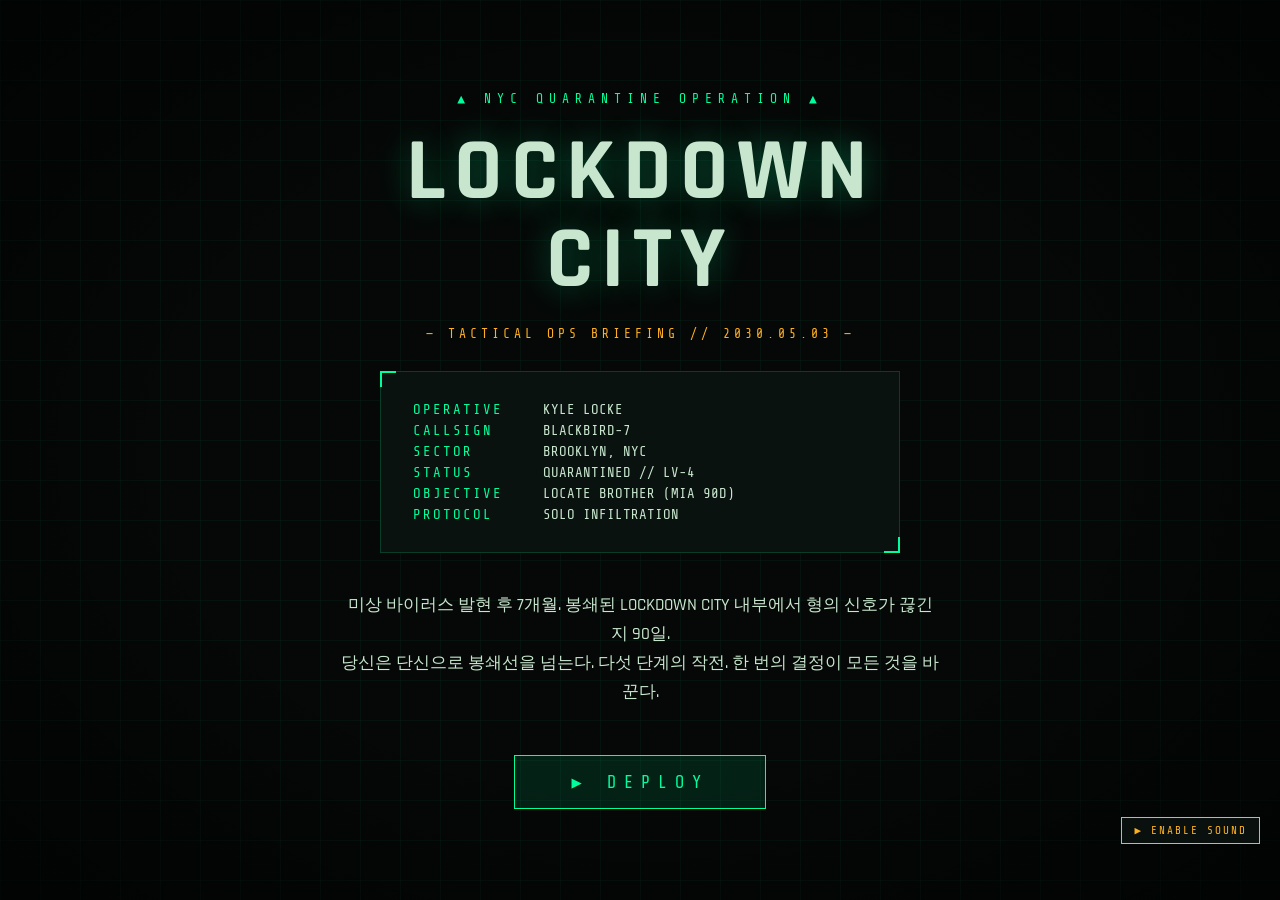
<file: index.html>
<!DOCTYPE html>
<html lang="ko">
<head>
  <meta charset="UTF-8" />
  <title>LOCKDOWN CITY // OPS-HUD</title>
  <link rel="preconnect" href="https://fonts.googleapis.com" />
  <link href="https://fonts.googleapis.com/css2?family=Share+Tech+Mono&display=swap" rel="stylesheet" />
  <style>
    html, body {
      margin: 0; padding: 0; height: 100%;
      background: #050807; overflow: hidden;
    }
    #app {
      display: block; border: 0;
      width: 100vw; height: 100vh;
      background: #050807;
    }
  </style>
</head>
<body>
  <iframe id="app" name="app" src="start.html" allow="autoplay"></iframe>
  <script src="ambient.js"></script>
</body>
</html>
</file>
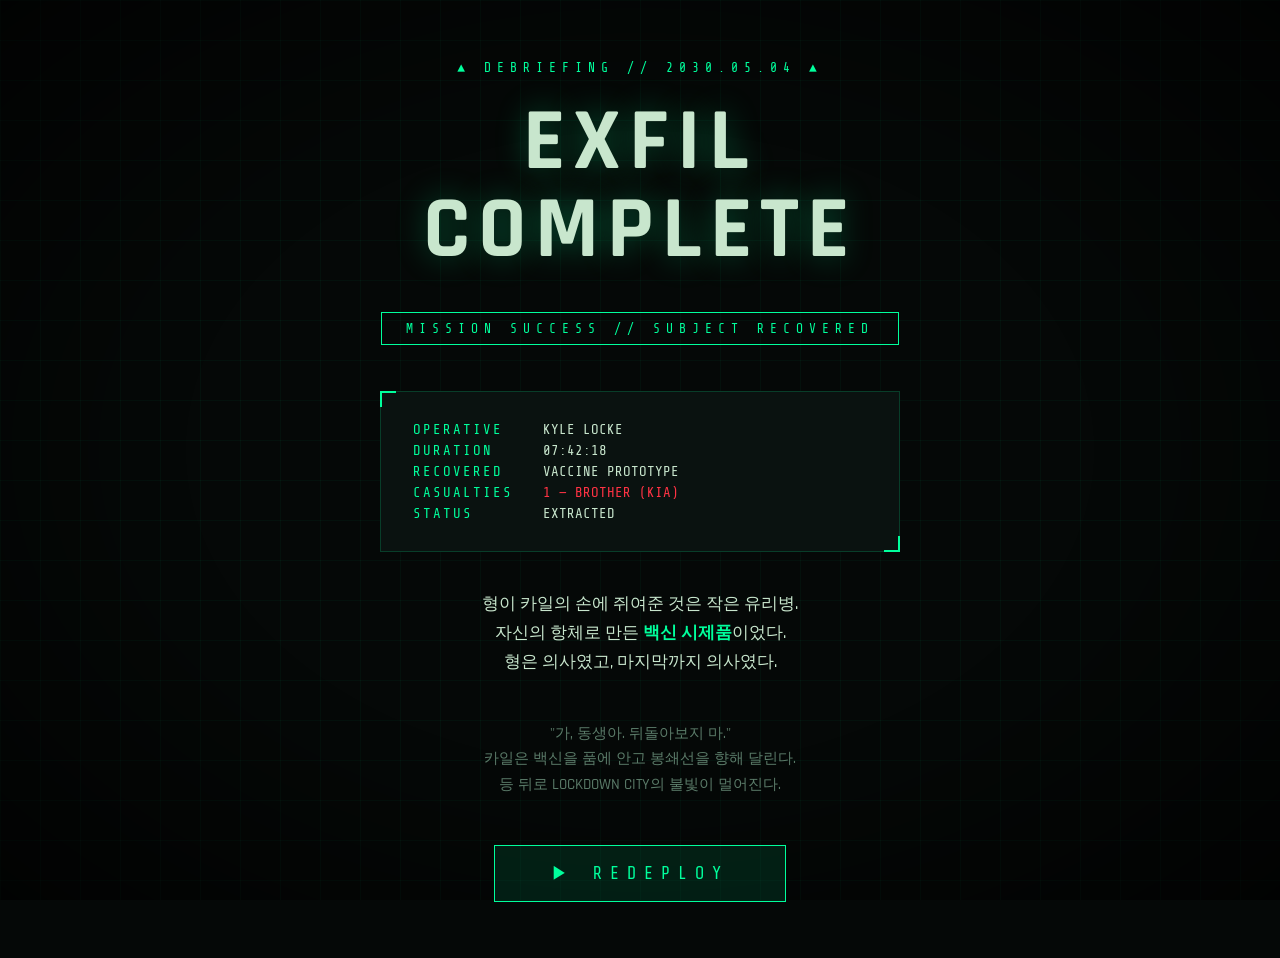
<file: end.html>
<!DOCTYPE html>
<html lang="ko">
<head>
  <meta charset="UTF-8" />
  <title>END // LOCKDOWN CITY</title>
  <link rel="stylesheet" href="style.css" />
</head>
<body>
  <div class="screen">
    <div class="brand">▲ DEBRIEFING // 2030.05.04 ▲</div>
    <h1 class="title-big">EXFIL<br/>COMPLETE</h1>
    <div class="stamp">MISSION SUCCESS // SUBJECT RECOVERED</div>

    <div class="briefing">
      <div class="row"><span class="k">OPERATIVE</span><span class="v">KYLE LOCKE</span></div>
      <div class="row"><span class="k">DURATION</span><span class="v">07:42:18</span></div>
      <div class="row"><span class="k">RECOVERED</span><span class="v">VACCINE PROTOTYPE</span></div>
      <div class="row"><span class="k">CASUALTIES</span><span class="v" style="color: var(--crit);">1 — BROTHER (KIA)</span></div>
      <div class="row"><span class="k">STATUS</span><span class="v">EXTRACTED</span></div>
    </div>

    <p style="margin-top: 24px;">
      형이 카일의 손에 쥐여준 것은 작은 유리병.<br/>
      자신의 항체로 만든 <strong style="color: var(--hud);">백신 시제품</strong>이었다.<br/>
      형은 의사였고, 마지막까지 의사였다.
    </p>
    <p style="font-size: 15px; color: var(--text-dim); margin-top: 24px;">
      "가, 동생아. 뒤돌아보지 마."<br/>
      카일은 백신을 품에 안고 봉쇄선을 향해 달린다.<br/>
      등 뒤로 LOCKDOWN CITY의 불빛이 멀어진다.
    </p>

    <a href="start.html" class="start-btn">▶ REDEPLOY</a>
  </div>
  <script src="child-bridge.js"></script>
</body>
</html>
</file>
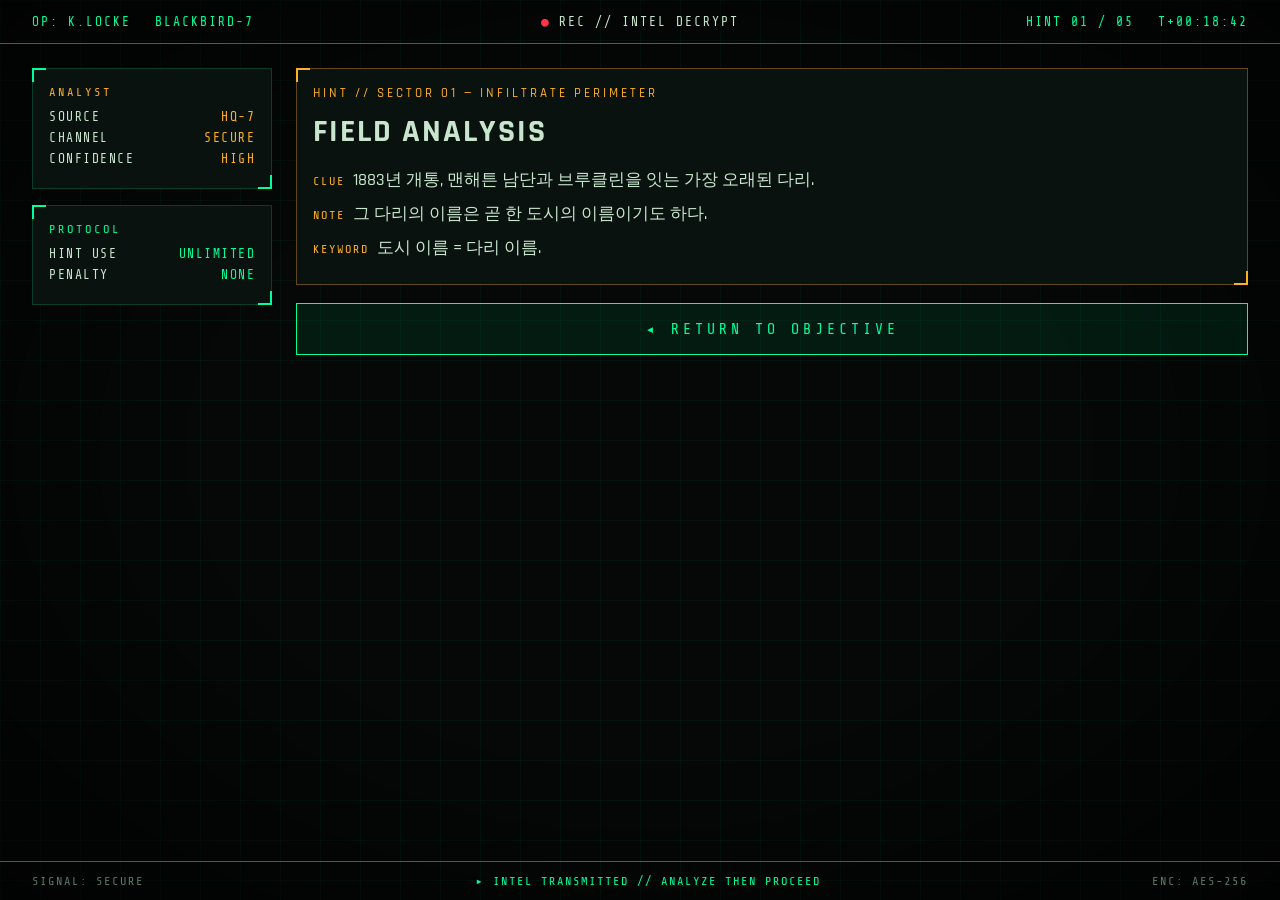
<file: hint1.html>
<!DOCTYPE html>
<html lang="ko">
<head>
  <meta charset="UTF-8" />
  <title>HINT 01 // LOCKDOWN CITY</title>
  <link rel="stylesheet" href="style.css" />
</head>
<body>
  <div class="hud">
    <div class="hud-top">
      <div class="left">
        <span>OP: K.LOCKE</span>
        <span>BLACKBIRD-7</span>
      </div>
      <div class="center recording">REC // INTEL DECRYPT</div>
      <div class="right">
        <span>HINT 01 / 05</span>
        <span>T+00:18:42</span>
      </div>
    </div>

    <div class="hud-body">
      <aside class="sidebar">
        <div class="panel">
          <div class="panel-title" style="color: var(--warn);">ANALYST</div>
          <div class="vital"><span>SOURCE</span><span class="v" style="color: var(--warn);">HQ-7</span></div>
          <div class="vital"><span>CHANNEL</span><span class="v" style="color: var(--warn);">SECURE</span></div>
          <div class="vital"><span>CONFIDENCE</span><span class="v" style="color: var(--warn);">HIGH</span></div>
        </div>
        <div class="panel">
          <div class="panel-title">PROTOCOL</div>
          <div class="vital"><span>HINT USE</span><span class="v">UNLIMITED</span></div>
          <div class="vital"><span>PENALTY</span><span class="v">NONE</span></div>
        </div>
      </aside>

      <main class="main">
        <div class="panel objective panel-hint">
          <div class="panel-title">HINT // SECTOR 01 — INFILTRATE PERIMETER</div>
          <h1>FIELD ANALYSIS</h1>
          <div class="intel">
            <p><span class="label warn">CLUE</span>1883년 개통, 맨해튼 남단과 브루클린을 잇는 가장 오래된 다리.</p>
            <p><span class="label warn">NOTE</span>그 다리의 이름은 곧 한 도시의 이름이기도 하다.</p>
            <p><span class="label warn">KEYWORD</span>도시 이름 = 다리 이름.</p>
          </div>
        </div>

        <div class="actions">
          <a href="q1.html" class="btn-back">◂ RETURN TO OBJECTIVE</a>
        </div>
      </main>
    </div>

    <div class="hud-bottom">
      <span>SIGNAL: SECURE</span>
      <span class="comms">▸ INTEL TRANSMITTED // ANALYZE THEN PROCEED</span>
      <span>ENC: AES-256</span>
    </div>
  </div>
  <script src="child-bridge.js"></script>
</body>
</html>
</file>
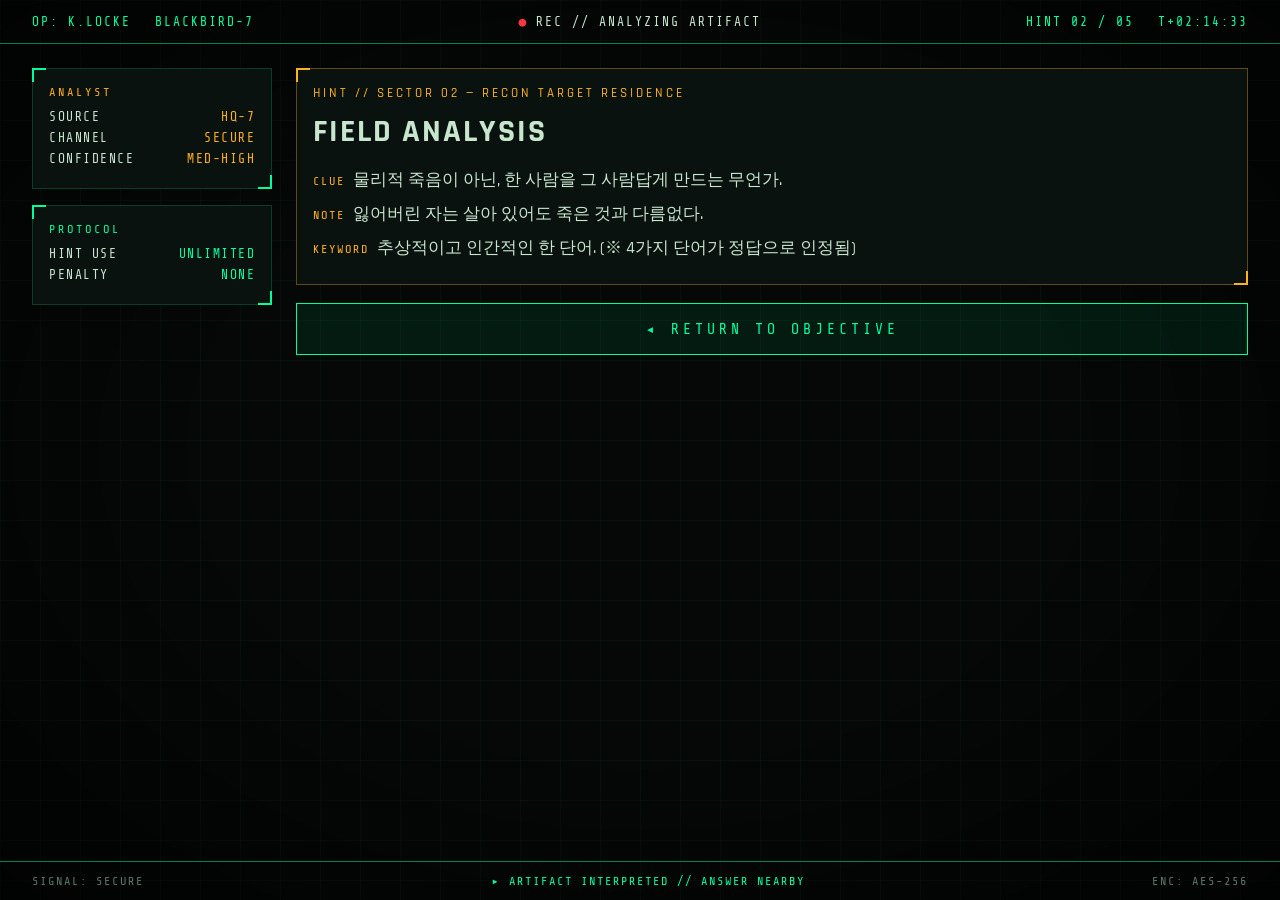
<file: hint2.html>
<!DOCTYPE html>
<html lang="ko">
<head>
  <meta charset="UTF-8" />
  <title>HINT 02 // LOCKDOWN CITY</title>
  <link rel="stylesheet" href="style.css" />
</head>
<body>
  <div class="hud">
    <div class="hud-top">
      <div class="left">
        <span>OP: K.LOCKE</span>
        <span>BLACKBIRD-7</span>
      </div>
      <div class="center recording">REC // ANALYZING ARTIFACT</div>
      <div class="right">
        <span>HINT 02 / 05</span>
        <span>T+02:14:33</span>
      </div>
    </div>

    <div class="hud-body">
      <aside class="sidebar">
        <div class="panel">
          <div class="panel-title" style="color: var(--warn);">ANALYST</div>
          <div class="vital"><span>SOURCE</span><span class="v" style="color: var(--warn);">HQ-7</span></div>
          <div class="vital"><span>CHANNEL</span><span class="v" style="color: var(--warn);">SECURE</span></div>
          <div class="vital"><span>CONFIDENCE</span><span class="v" style="color: var(--warn);">MED-HIGH</span></div>
        </div>
        <div class="panel">
          <div class="panel-title">PROTOCOL</div>
          <div class="vital"><span>HINT USE</span><span class="v">UNLIMITED</span></div>
          <div class="vital"><span>PENALTY</span><span class="v">NONE</span></div>
        </div>
      </aside>

      <main class="main">
        <div class="panel objective panel-hint">
          <div class="panel-title">HINT // SECTOR 02 — RECON TARGET RESIDENCE</div>
          <h1>FIELD ANALYSIS</h1>
          <div class="intel">
            <p><span class="label warn">CLUE</span>물리적 죽음이 아닌, 한 사람을 그 사람답게 만드는 무언가.</p>
            <p><span class="label warn">NOTE</span>잃어버린 자는 살아 있어도 죽은 것과 다름없다.</p>
            <p><span class="label warn">KEYWORD</span>추상적이고 인간적인 한 단어. (※ 4가지 단어가 정답으로 인정됨)</p>
          </div>
        </div>

        <div class="actions">
          <a href="q2.html" class="btn-back">◂ RETURN TO OBJECTIVE</a>
        </div>
      </main>
    </div>

    <div class="hud-bottom">
      <span>SIGNAL: SECURE</span>
      <span class="comms">▸ ARTIFACT INTERPRETED // ANSWER NEARBY</span>
      <span>ENC: AES-256</span>
    </div>
  </div>
  <script src="child-bridge.js"></script>
</body>
</html>
</file>
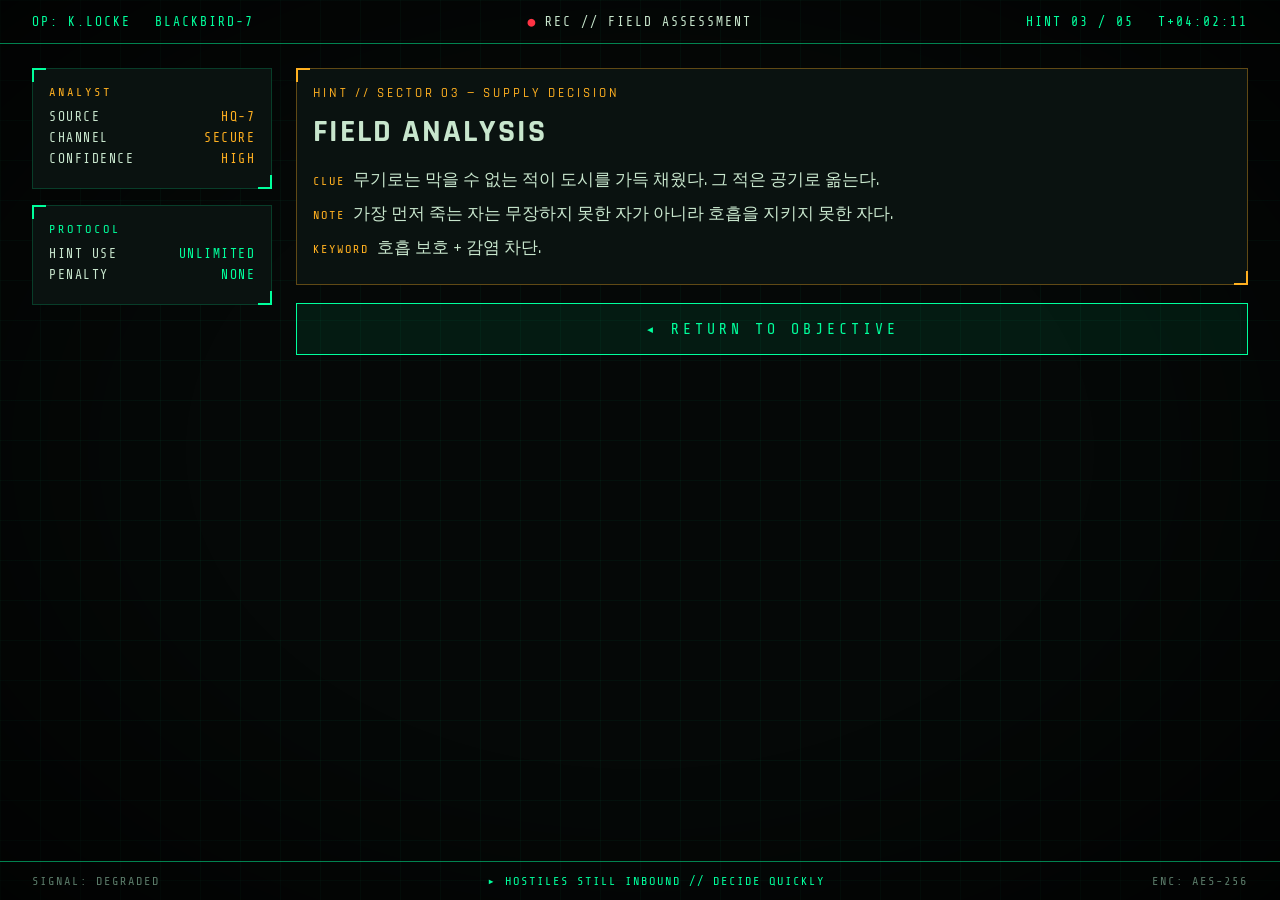
<file: hint3.html>
<!DOCTYPE html>
<html lang="ko">
<head>
  <meta charset="UTF-8" />
  <title>HINT 03 // LOCKDOWN CITY</title>
  <link rel="stylesheet" href="style.css" />
</head>
<body>
  <div class="hud">
    <div class="hud-top">
      <div class="left">
        <span>OP: K.LOCKE</span>
        <span>BLACKBIRD-7</span>
      </div>
      <div class="center recording">REC // FIELD ASSESSMENT</div>
      <div class="right">
        <span>HINT 03 / 05</span>
        <span>T+04:02:11</span>
      </div>
    </div>

    <div class="hud-body">
      <aside class="sidebar">
        <div class="panel">
          <div class="panel-title" style="color: var(--warn);">ANALYST</div>
          <div class="vital"><span>SOURCE</span><span class="v" style="color: var(--warn);">HQ-7</span></div>
          <div class="vital"><span>CHANNEL</span><span class="v" style="color: var(--warn);">SECURE</span></div>
          <div class="vital"><span>CONFIDENCE</span><span class="v" style="color: var(--warn);">HIGH</span></div>
        </div>
        <div class="panel">
          <div class="panel-title">PROTOCOL</div>
          <div class="vital"><span>HINT USE</span><span class="v">UNLIMITED</span></div>
          <div class="vital"><span>PENALTY</span><span class="v">NONE</span></div>
        </div>
      </aside>

      <main class="main">
        <div class="panel objective panel-hint">
          <div class="panel-title">HINT // SECTOR 03 — SUPPLY DECISION</div>
          <h1>FIELD ANALYSIS</h1>
          <div class="intel">
            <p><span class="label warn">CLUE</span>무기로는 막을 수 없는 적이 도시를 가득 채웠다. 그 적은 공기로 옮는다.</p>
            <p><span class="label warn">NOTE</span>가장 먼저 죽는 자는 무장하지 못한 자가 아니라 호흡을 지키지 못한 자다.</p>
            <p><span class="label warn">KEYWORD</span>호흡 보호 + 감염 차단.</p>
          </div>
        </div>

        <div class="actions">
          <a href="q3.html" class="btn-back">◂ RETURN TO OBJECTIVE</a>
        </div>
      </main>
    </div>

    <div class="hud-bottom">
      <span>SIGNAL: DEGRADED</span>
      <span class="comms">▸ HOSTILES STILL INBOUND // DECIDE QUICKLY</span>
      <span>ENC: AES-256</span>
    </div>
  </div>
  <script src="child-bridge.js"></script>
</body>
</html>
</file>
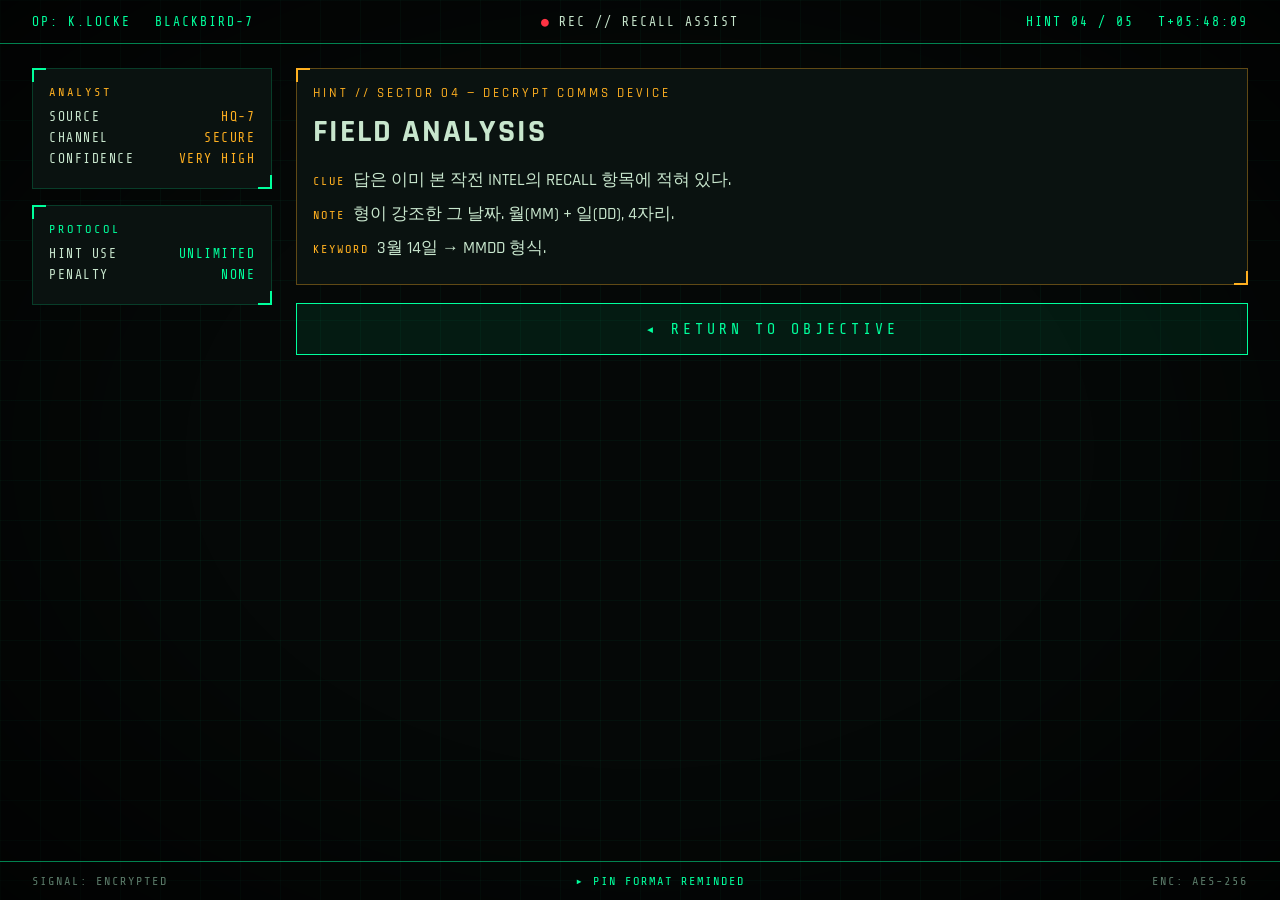
<file: hint4.html>
<!DOCTYPE html>
<html lang="ko">
<head>
  <meta charset="UTF-8" />
  <title>HINT 04 // LOCKDOWN CITY</title>
  <link rel="stylesheet" href="style.css" />
</head>
<body>
  <div class="hud">
    <div class="hud-top">
      <div class="left">
        <span>OP: K.LOCKE</span>
        <span>BLACKBIRD-7</span>
      </div>
      <div class="center recording">REC // RECALL ASSIST</div>
      <div class="right">
        <span>HINT 04 / 05</span>
        <span>T+05:48:09</span>
      </div>
    </div>

    <div class="hud-body">
      <aside class="sidebar">
        <div class="panel">
          <div class="panel-title" style="color: var(--warn);">ANALYST</div>
          <div class="vital"><span>SOURCE</span><span class="v" style="color: var(--warn);">HQ-7</span></div>
          <div class="vital"><span>CHANNEL</span><span class="v" style="color: var(--warn);">SECURE</span></div>
          <div class="vital"><span>CONFIDENCE</span><span class="v" style="color: var(--warn);">VERY HIGH</span></div>
        </div>
        <div class="panel">
          <div class="panel-title">PROTOCOL</div>
          <div class="vital"><span>HINT USE</span><span class="v">UNLIMITED</span></div>
          <div class="vital"><span>PENALTY</span><span class="v">NONE</span></div>
        </div>
      </aside>

      <main class="main">
        <div class="panel objective panel-hint">
          <div class="panel-title">HINT // SECTOR 04 — DECRYPT COMMS DEVICE</div>
          <h1>FIELD ANALYSIS</h1>
          <div class="intel">
            <p><span class="label warn">CLUE</span>답은 이미 본 작전 INTEL의 RECALL 항목에 적혀 있다.</p>
            <p><span class="label warn">NOTE</span>형이 강조한 그 날짜. 월(MM) + 일(DD), 4자리.</p>
            <p><span class="label warn">KEYWORD</span>3월 14일 → MMDD 형식.</p>
          </div>
        </div>

        <div class="actions">
          <a href="q4.html" class="btn-back">◂ RETURN TO OBJECTIVE</a>
        </div>
      </main>
    </div>

    <div class="hud-bottom">
      <span>SIGNAL: ENCRYPTED</span>
      <span class="comms">▸ PIN FORMAT REMINDED</span>
      <span>ENC: AES-256</span>
    </div>
  </div>
  <script src="child-bridge.js"></script>
</body>
</html>
</file>
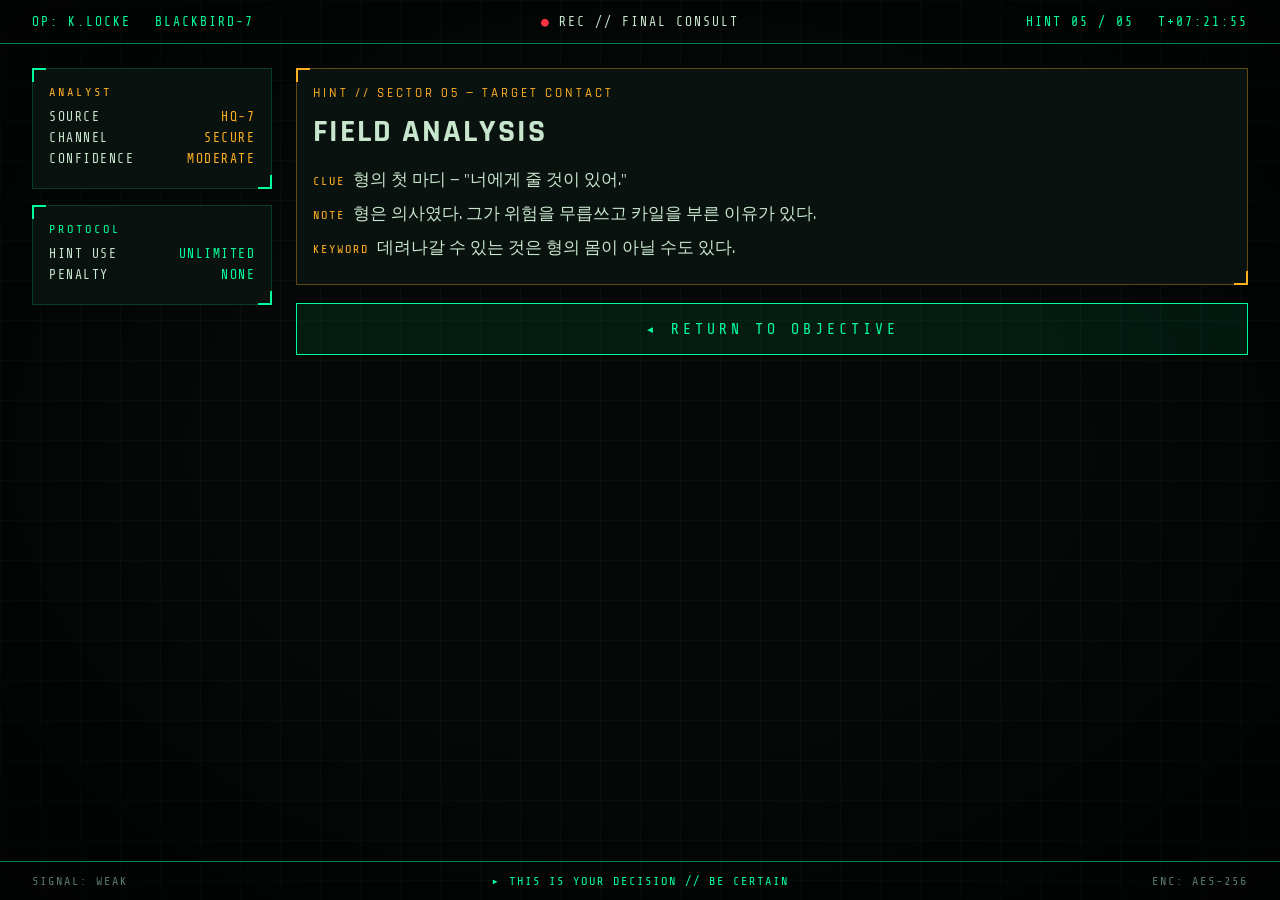
<file: hint5.html>
<!DOCTYPE html>
<html lang="ko">
<head>
  <meta charset="UTF-8" />
  <title>HINT 05 // LOCKDOWN CITY</title>
  <link rel="stylesheet" href="style.css" />
</head>
<body>
  <div class="hud">
    <div class="hud-top">
      <div class="left">
        <span>OP: K.LOCKE</span>
        <span>BLACKBIRD-7</span>
      </div>
      <div class="center recording">REC // FINAL CONSULT</div>
      <div class="right">
        <span>HINT 05 / 05</span>
        <span>T+07:21:55</span>
      </div>
    </div>

    <div class="hud-body">
      <aside class="sidebar">
        <div class="panel">
          <div class="panel-title" style="color: var(--warn);">ANALYST</div>
          <div class="vital"><span>SOURCE</span><span class="v" style="color: var(--warn);">HQ-7</span></div>
          <div class="vital"><span>CHANNEL</span><span class="v" style="color: var(--warn);">SECURE</span></div>
          <div class="vital"><span>CONFIDENCE</span><span class="v" style="color: var(--warn);">MODERATE</span></div>
        </div>
        <div class="panel">
          <div class="panel-title">PROTOCOL</div>
          <div class="vital"><span>HINT USE</span><span class="v">UNLIMITED</span></div>
          <div class="vital"><span>PENALTY</span><span class="v">NONE</span></div>
        </div>
      </aside>

      <main class="main">
        <div class="panel objective panel-hint">
          <div class="panel-title">HINT // SECTOR 05 — TARGET CONTACT</div>
          <h1>FIELD ANALYSIS</h1>
          <div class="intel">
            <p><span class="label warn">CLUE</span>형의 첫 마디 — "너에게 줄 것이 있어."</p>
            <p><span class="label warn">NOTE</span>형은 의사였다. 그가 위험을 무릅쓰고 카일을 부른 이유가 있다.</p>
            <p><span class="label warn">KEYWORD</span>데려나갈 수 있는 것은 형의 몸이 아닐 수도 있다.</p>
          </div>
        </div>

        <div class="actions">
          <a href="q5.html" class="btn-back">◂ RETURN TO OBJECTIVE</a>
        </div>
      </main>
    </div>

    <div class="hud-bottom">
      <span>SIGNAL: WEAK</span>
      <span class="comms">▸ THIS IS YOUR DECISION // BE CERTAIN</span>
      <span>ENC: AES-256</span>
    </div>
  </div>
  <script src="child-bridge.js"></script>
</body>
</html>
</file>
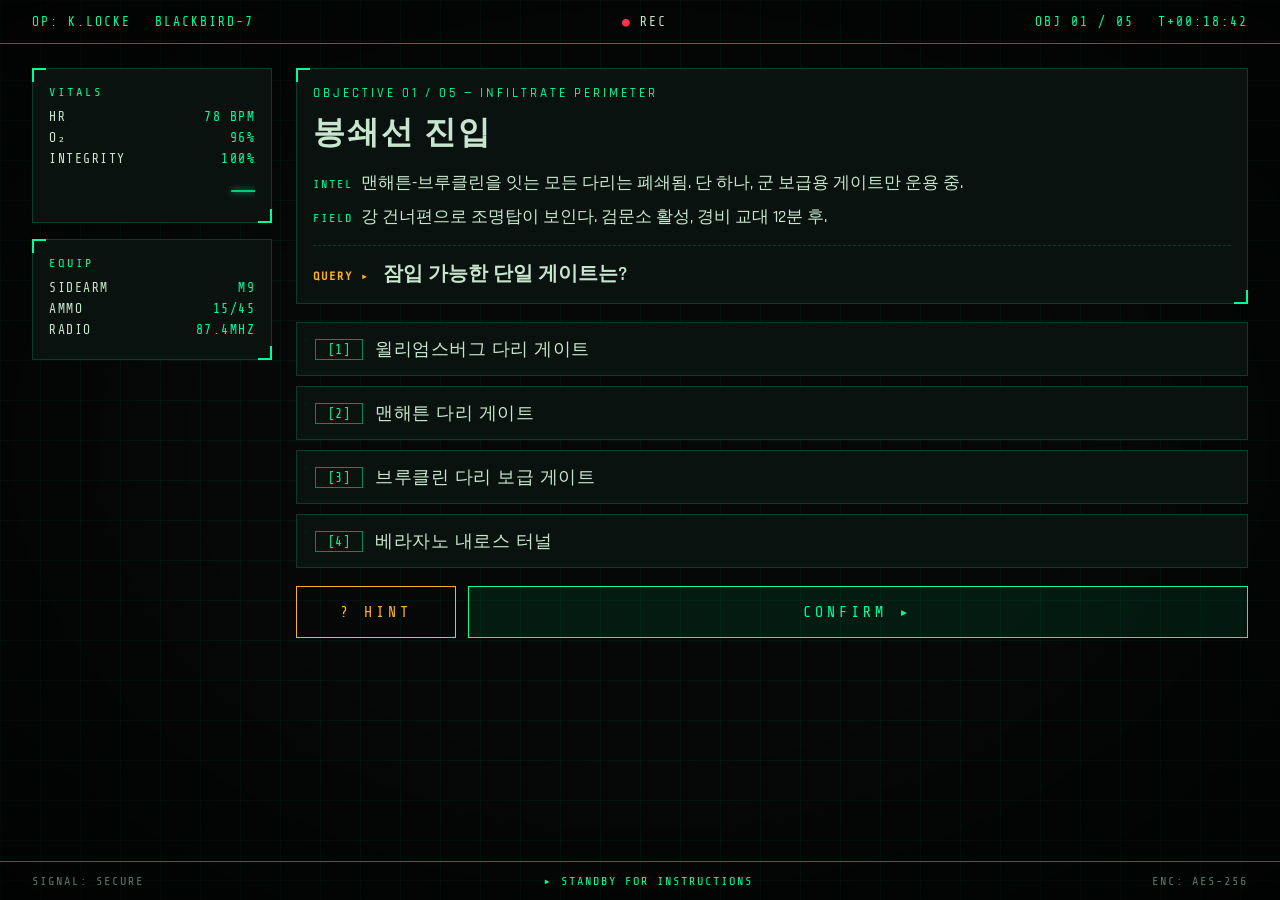
<file: q1.html>
<!DOCTYPE html>
<html lang="ko">
<head>
  <meta charset="UTF-8" />
  <title>OBJ 01 // LOCKDOWN CITY</title>
  <link rel="stylesheet" href="style.css" />
</head>
<body>
  <div class="hud">
    <div class="hud-top">
      <div class="left">
        <span>OP: K.LOCKE</span>
        <span>BLACKBIRD-7</span>
      </div>
      <div class="center recording">REC</div>
      <div class="right">
        <span>OBJ 01 / 05</span>
        <span>T+00:18:42</span>
      </div>
    </div>

    <div class="hud-body">
      <aside class="sidebar">
        <div class="panel">
          <div class="panel-title">VITALS</div>
          <div class="vital"><span>HR</span><span class="v">78 BPM</span></div>
          <div class="vital"><span>O₂</span><span class="v">96%</span></div>
          <div class="vital"><span>INTEGRITY</span><span class="v">100%</span></div>
          <svg class="ecg" viewBox="0 0 200 30" preserveAspectRatio="none">
            <path class="ecg-line" d="M0,15 L40,15 L48,5 L56,25 L64,15 L200,15" />
          </svg>
        </div>
        <div class="panel">
          <div class="panel-title">EQUIP</div>
          <div class="vital"><span>SIDEARM</span><span class="v">M9</span></div>
          <div class="vital"><span>AMMO</span><span class="v">15/45</span></div>
          <div class="vital"><span>RADIO</span><span class="v">87.4MHZ</span></div>
        </div>
      </aside>

      <main class="main">
        <div class="panel objective">
          <div class="panel-title">OBJECTIVE 01 / 05 — INFILTRATE PERIMETER</div>
          <h1>봉쇄선 진입</h1>
          <div class="intel">
            <p><span class="label">INTEL</span>맨해튼-브루클린을 잇는 모든 다리는 폐쇄됨. 단 하나, 군 보급용 게이트만 운용 중.</p>
            <p><span class="label">FIELD</span>강 건너편으로 조명탑이 보인다. 검문소 활성, 경비 교대 12분 후.</p>
          </div>
          <div class="query">
            <span class="label">QUERY ▸</span> 잠입 가능한 단일 게이트는?
          </div>
        </div>

        <ul class="choices">
          <li><button class="choice" data-i="0"><span class="key">[1]</span> 윌리엄스버그 다리 게이트</button></li>
          <li><button class="choice" data-i="1"><span class="key">[2]</span> 맨해튼 다리 게이트</button></li>
          <li><button class="choice" data-i="2"><span class="key">[3]</span> 브루클린 다리 보급 게이트</button></li>
          <li><button class="choice" data-i="3"><span class="key">[4]</span> 베라자노 내로스 터널</button></li>
        </ul>

        <div class="actions">
          <a href="hint1.html" class="btn-hint">? HINT</a>
          <button class="btn" id="submit">CONFIRM ▸</button>
        </div>

        <div class="feedback" id="feedback"></div>
      </main>
    </div>

    <div class="hud-bottom">
      <span>SIGNAL: SECURE</span>
      <span class="comms">▸ STANDBY FOR INSTRUCTIONS</span>
      <span>ENC: AES-256</span>
    </div>
  </div>

  <script>
    const correct = 2;
    let selected = null;
    function select(i) {
      document.querySelectorAll('.choice').forEach(c => c.classList.remove('selected'));
      const t = document.querySelector(`.choice[data-i="${i}"]`);
      if (t) { t.classList.add('selected'); selected = i; }
    }
    document.querySelectorAll('.choice').forEach(el => {
      el.addEventListener('click', () => select(parseInt(el.dataset.i, 10)));
    });
    document.addEventListener('keydown', e => {
      if (['1','2','3','4'].includes(e.key)) select(parseInt(e.key, 10) - 1);
      if (e.key === 'Enter') document.getElementById('submit').click();
    });
    document.getElementById('submit').addEventListener('click', () => {
      const fb = document.getElementById('feedback');
      if (selected === correct) {
        fb.textContent = '▸ TARGET CONFIRMED // ROUTING TO NEXT OBJECTIVE';
        fb.className = 'feedback success';
        document.body.classList.add('ok');
        setTimeout(() => location.href = 'q2.html', 900);
      } else {
        fb.textContent = '✕ NEGATIVE // RECALCULATE';
        fb.className = 'feedback error';
        document.body.classList.add('alert');
        const m = document.querySelector('.main');
        m.classList.add('shake');
        setTimeout(() => { m.classList.remove('shake'); document.body.classList.remove('alert'); }, 500);
      }
    });
  </script>
  <script src="child-bridge.js"></script>
</body>
</html>
</file>
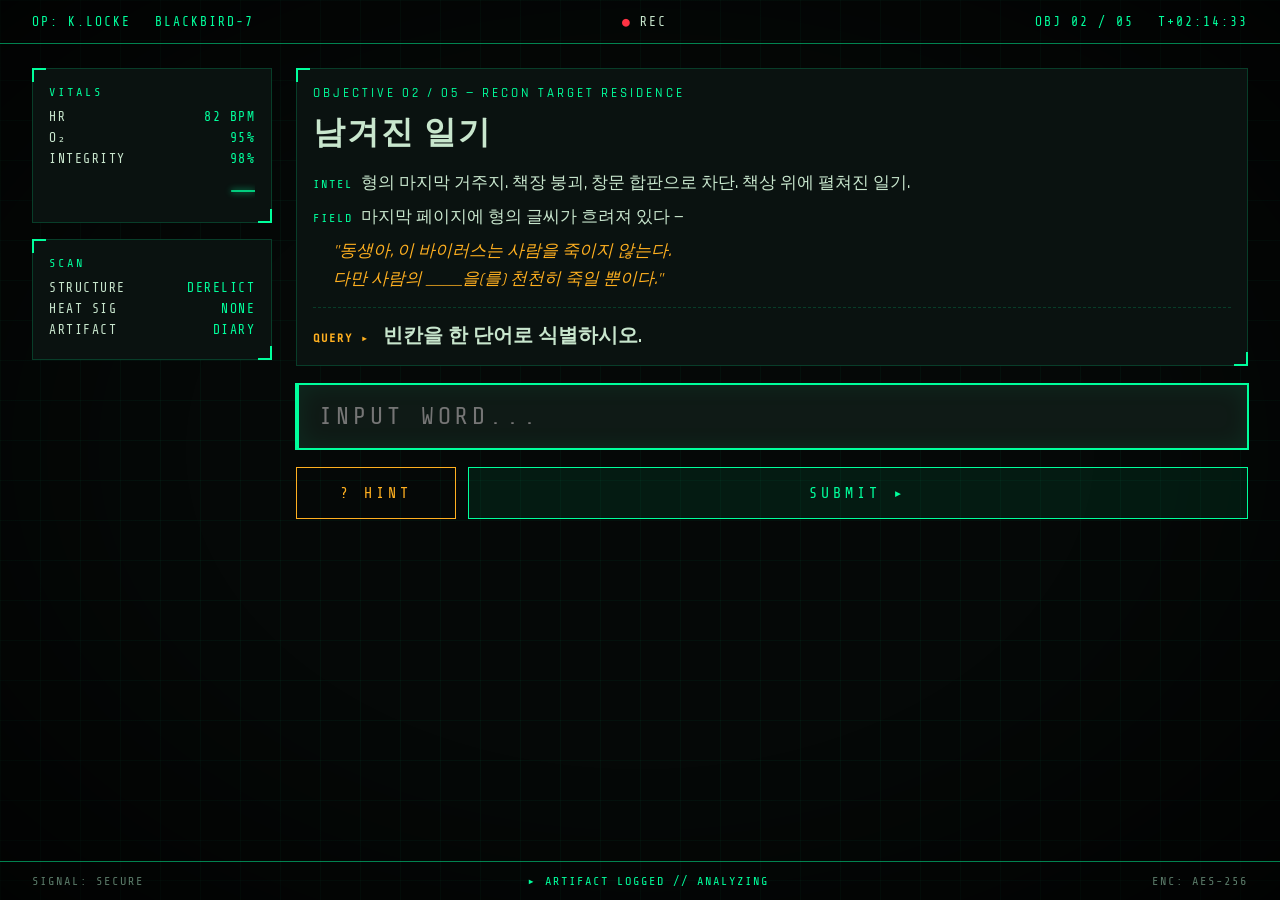
<file: q2.html>
<!DOCTYPE html>
<html lang="ko">
<head>
  <meta charset="UTF-8" />
  <title>OBJ 02 // LOCKDOWN CITY</title>
  <link rel="stylesheet" href="style.css" />
</head>
<body>
  <div class="hud">
    <div class="hud-top">
      <div class="left">
        <span>OP: K.LOCKE</span>
        <span>BLACKBIRD-7</span>
      </div>
      <div class="center recording">REC</div>
      <div class="right">
        <span>OBJ 02 / 05</span>
        <span>T+02:14:33</span>
      </div>
    </div>

    <div class="hud-body">
      <aside class="sidebar">
        <div class="panel">
          <div class="panel-title">VITALS</div>
          <div class="vital"><span>HR</span><span class="v">82 BPM</span></div>
          <div class="vital"><span>O₂</span><span class="v">95%</span></div>
          <div class="vital"><span>INTEGRITY</span><span class="v">98%</span></div>
          <svg class="ecg" viewBox="0 0 200 30" preserveAspectRatio="none">
            <path class="ecg-line" d="M0,15 L40,15 L48,5 L56,25 L64,15 L200,15" />
          </svg>
        </div>
        <div class="panel">
          <div class="panel-title">SCAN</div>
          <div class="vital"><span>STRUCTURE</span><span class="v">DERELICT</span></div>
          <div class="vital"><span>HEAT SIG</span><span class="v">NONE</span></div>
          <div class="vital"><span>ARTIFACT</span><span class="v">DIARY</span></div>
        </div>
      </aside>

      <main class="main">
        <div class="panel objective">
          <div class="panel-title">OBJECTIVE 02 / 05 — RECON TARGET RESIDENCE</div>
          <h1>남겨진 일기</h1>
          <div class="intel">
            <p><span class="label">INTEL</span>형의 마지막 거주지. 책장 붕괴, 창문 합판으로 차단. 책상 위에 펼쳐진 일기.</p>
            <p><span class="label">FIELD</span>마지막 페이지에 형의 글씨가 흐려져 있다 —</p>
            <p style="color: var(--warn); font-style: italic; margin-left: 20px;">"동생아, 이 바이러스는 사람을 죽이지 않는다.<br/>다만 사람의 ______을(를) 천천히 죽일 뿐이다."</p>
          </div>
          <div class="query">
            <span class="label">QUERY ▸</span> 빈칸을 한 단어로 식별하시오.
          </div>
        </div>

        <input type="text" id="answer" autocomplete="off" placeholder="INPUT WORD..." />

        <div class="actions">
          <a href="hint2.html" class="btn-hint">? HINT</a>
          <button class="btn" id="submit">SUBMIT ▸</button>
        </div>

        <div class="feedback" id="feedback"></div>
      </main>
    </div>

    <div class="hud-bottom">
      <span>SIGNAL: SECURE</span>
      <span class="comms">▸ ARTIFACT LOGGED // ANALYZING</span>
      <span>ENC: AES-256</span>
    </div>
  </div>

  <script>
    const accepted = ['기억', '영혼', '마음', '인간성'];
    const input = document.getElementById('answer');
    function go() {
      const fb = document.getElementById('feedback');
      const v = input.value.trim();
      if (accepted.includes(v)) {
        fb.textContent = '▸ MATCH FOUND // PROCEEDING';
        fb.className = 'feedback success';
        document.body.classList.add('ok');
        setTimeout(() => location.href = 'q3.html', 900);
      } else {
        fb.textContent = '✕ NO MATCH // RETRY';
        fb.className = 'feedback error';
        document.body.classList.add('alert');
        const m = document.querySelector('.main');
        m.classList.add('shake');
        setTimeout(() => { m.classList.remove('shake'); document.body.classList.remove('alert'); }, 500);
      }
    }
    document.getElementById('submit').addEventListener('click', go);
    input.addEventListener('keydown', e => { if (e.key === 'Enter') go(); });
    input.focus();
  </script>
  <script src="child-bridge.js"></script>
</body>
</html>
</file>
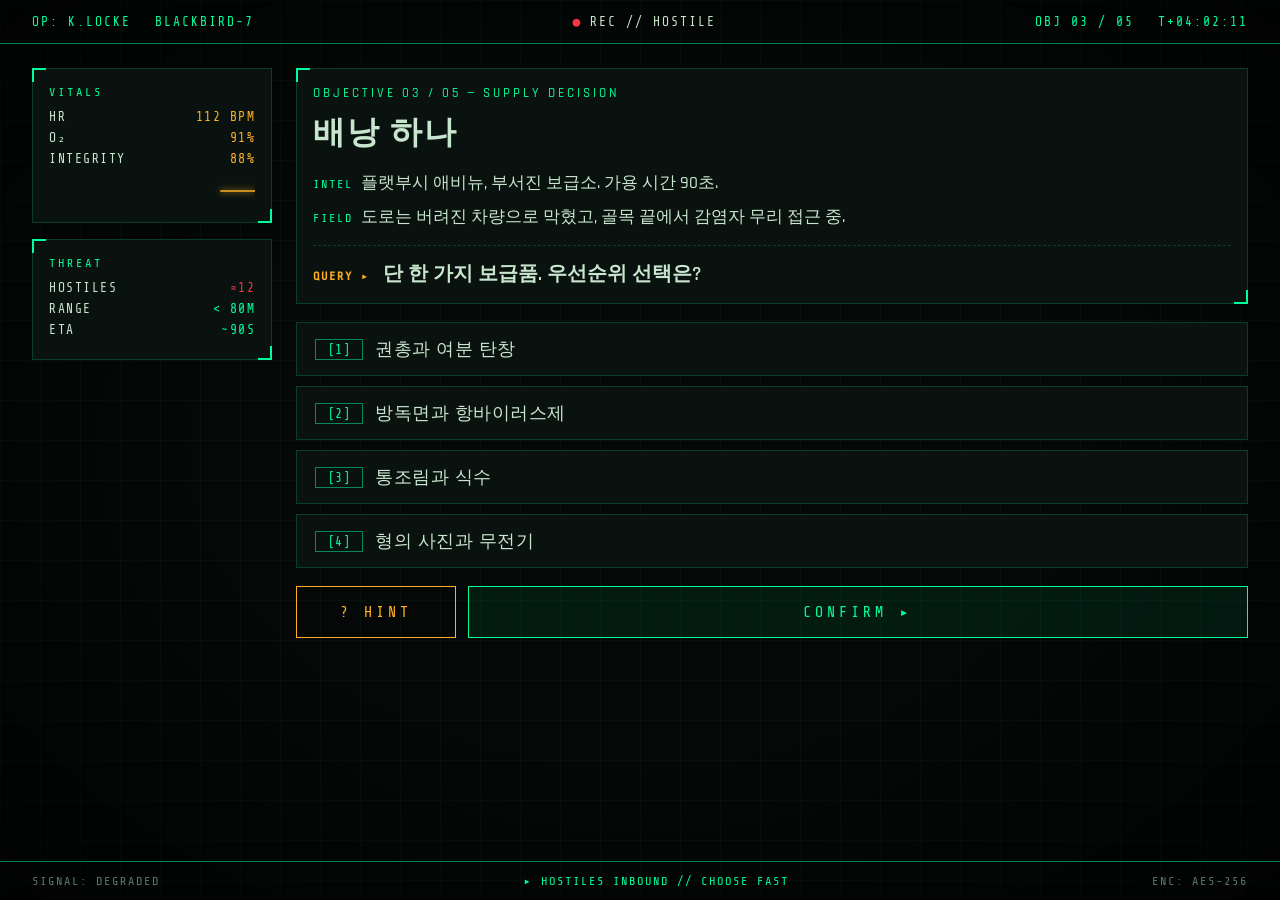
<file: q3.html>
<!DOCTYPE html>
<html lang="ko">
<head>
  <meta charset="UTF-8" />
  <title>OBJ 03 // LOCKDOWN CITY</title>
  <link rel="stylesheet" href="style.css" />
</head>
<body>
  <div class="hud">
    <div class="hud-top">
      <div class="left">
        <span>OP: K.LOCKE</span>
        <span>BLACKBIRD-7</span>
      </div>
      <div class="center recording">REC // HOSTILE</div>
      <div class="right">
        <span>OBJ 03 / 05</span>
        <span>T+04:02:11</span>
      </div>
    </div>

    <div class="hud-body">
      <aside class="sidebar">
        <div class="panel">
          <div class="panel-title">VITALS</div>
          <div class="vital warn"><span>HR</span><span class="v">112 BPM</span></div>
          <div class="vital warn"><span>O₂</span><span class="v">91%</span></div>
          <div class="vital warn"><span>INTEGRITY</span><span class="v">88%</span></div>
          <svg class="ecg" viewBox="0 0 200 30" preserveAspectRatio="none">
            <path class="ecg-line warn" d="M0,15 L40,15 L48,2 L56,28 L64,15 L200,15" />
          </svg>
        </div>
        <div class="panel">
          <div class="panel-title">THREAT</div>
          <div class="vital"><span>HOSTILES</span><span class="v" style="color: var(--crit);">≈12</span></div>
          <div class="vital"><span>RANGE</span><span class="v">< 80M</span></div>
          <div class="vital"><span>ETA</span><span class="v">~90S</span></div>
        </div>
      </aside>

      <main class="main">
        <div class="panel objective">
          <div class="panel-title">OBJECTIVE 03 / 05 — SUPPLY DECISION</div>
          <h1>배낭 하나</h1>
          <div class="intel">
            <p><span class="label">INTEL</span>플랫부시 애비뉴, 부서진 보급소. 가용 시간 90초.</p>
            <p><span class="label">FIELD</span>도로는 버려진 차량으로 막혔고, 골목 끝에서 감염자 무리 접근 중.</p>
          </div>
          <div class="query">
            <span class="label">QUERY ▸</span> 단 한 가지 보급품. 우선순위 선택은?
          </div>
        </div>

        <ul class="choices">
          <li><button class="choice" data-i="0"><span class="key">[1]</span> 권총과 여분 탄창</button></li>
          <li><button class="choice" data-i="1"><span class="key">[2]</span> 방독면과 항바이러스제</button></li>
          <li><button class="choice" data-i="2"><span class="key">[3]</span> 통조림과 식수</button></li>
          <li><button class="choice" data-i="3"><span class="key">[4]</span> 형의 사진과 무전기</button></li>
        </ul>

        <div class="actions">
          <a href="hint3.html" class="btn-hint">? HINT</a>
          <button class="btn" id="submit">CONFIRM ▸</button>
        </div>

        <div class="feedback" id="feedback"></div>
      </main>
    </div>

    <div class="hud-bottom">
      <span>SIGNAL: DEGRADED</span>
      <span class="comms">▸ HOSTILES INBOUND // CHOOSE FAST</span>
      <span>ENC: AES-256</span>
    </div>
  </div>

  <script>
    const correct = 1;
    let selected = null;
    function select(i) {
      document.querySelectorAll('.choice').forEach(c => c.classList.remove('selected'));
      const t = document.querySelector(`.choice[data-i="${i}"]`);
      if (t) { t.classList.add('selected'); selected = i; }
    }
    document.querySelectorAll('.choice').forEach(el => {
      el.addEventListener('click', () => select(parseInt(el.dataset.i, 10)));
    });
    document.addEventListener('keydown', e => {
      if (['1','2','3','4'].includes(e.key)) select(parseInt(e.key, 10) - 1);
      if (e.key === 'Enter') document.getElementById('submit').click();
    });
    document.getElementById('submit').addEventListener('click', () => {
      const fb = document.getElementById('feedback');
      if (selected === correct) {
        fb.textContent = '▸ TARGET CONFIRMED // EXFIL ROUTE OPEN';
        fb.className = 'feedback success';
        document.body.classList.add('ok');
        setTimeout(() => location.href = 'q4.html', 900);
      } else {
        fb.textContent = '✕ NEGATIVE // INFECTION RISK';
        fb.className = 'feedback error';
        document.body.classList.add('alert');
        const m = document.querySelector('.main');
        m.classList.add('shake');
        setTimeout(() => { m.classList.remove('shake'); document.body.classList.remove('alert'); }, 500);
      }
    });
  </script>
  <script src="child-bridge.js"></script>
</body>
</html>
</file>
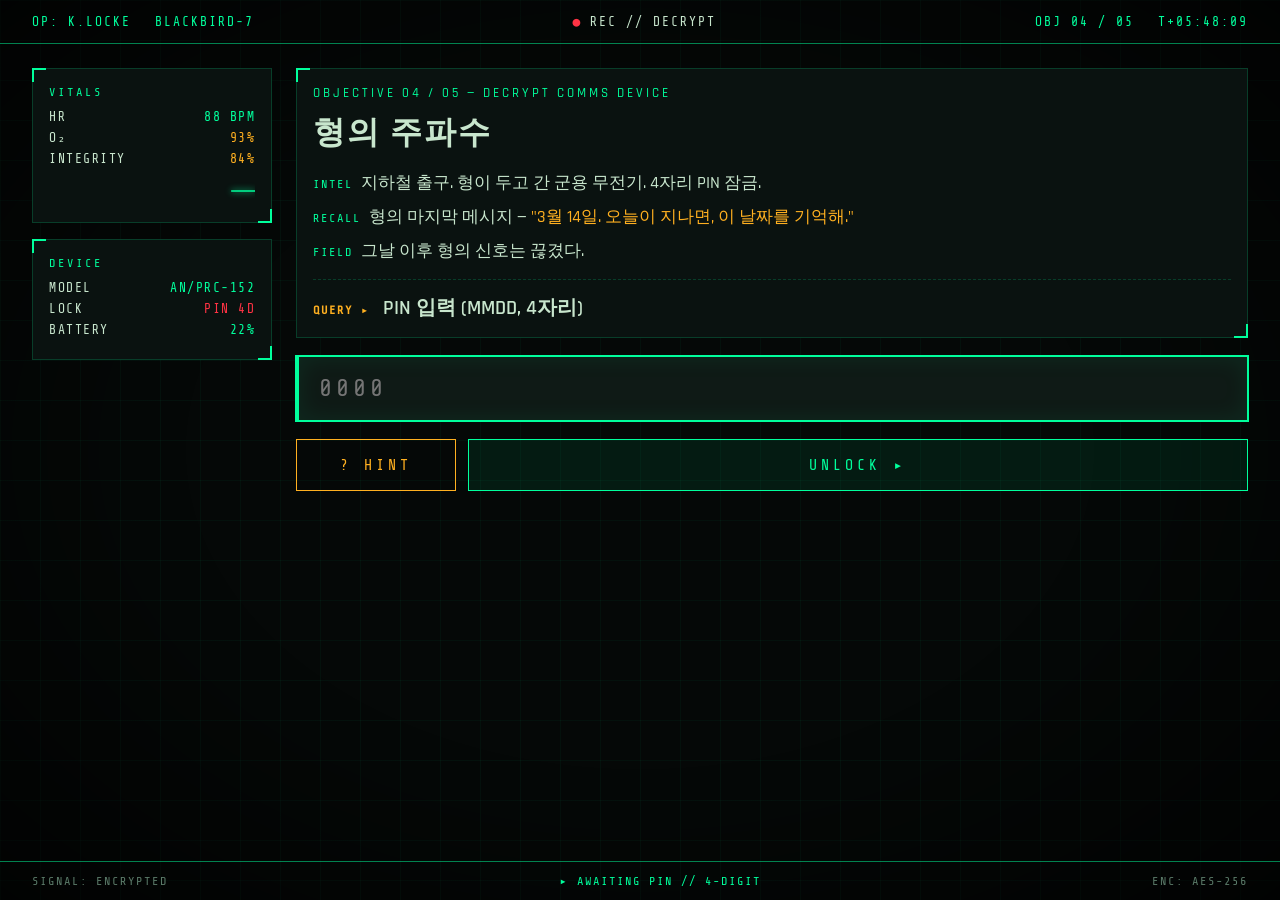
<file: q4.html>
<!DOCTYPE html>
<html lang="ko">
<head>
  <meta charset="UTF-8" />
  <title>OBJ 04 // LOCKDOWN CITY</title>
  <link rel="stylesheet" href="style.css" />
</head>
<body>
  <div class="hud">
    <div class="hud-top">
      <div class="left">
        <span>OP: K.LOCKE</span>
        <span>BLACKBIRD-7</span>
      </div>
      <div class="center recording">REC // DECRYPT</div>
      <div class="right">
        <span>OBJ 04 / 05</span>
        <span>T+05:48:09</span>
      </div>
    </div>

    <div class="hud-body">
      <aside class="sidebar">
        <div class="panel">
          <div class="panel-title">VITALS</div>
          <div class="vital"><span>HR</span><span class="v">88 BPM</span></div>
          <div class="vital warn"><span>O₂</span><span class="v">93%</span></div>
          <div class="vital warn"><span>INTEGRITY</span><span class="v">84%</span></div>
          <svg class="ecg" viewBox="0 0 200 30" preserveAspectRatio="none">
            <path class="ecg-line" d="M0,15 L40,15 L48,5 L56,25 L64,15 L200,15" />
          </svg>
        </div>
        <div class="panel">
          <div class="panel-title">DEVICE</div>
          <div class="vital"><span>MODEL</span><span class="v">AN/PRC-152</span></div>
          <div class="vital"><span>LOCK</span><span class="v" style="color: var(--crit);">PIN 4D</span></div>
          <div class="vital"><span>BATTERY</span><span class="v">22%</span></div>
        </div>
      </aside>

      <main class="main">
        <div class="panel objective">
          <div class="panel-title">OBJECTIVE 04 / 05 — DECRYPT COMMS DEVICE</div>
          <h1>형의 주파수</h1>
          <div class="intel">
            <p><span class="label">INTEL</span>지하철 출구. 형이 두고 간 군용 무전기. 4자리 PIN 잠금.</p>
            <p><span class="label">RECALL</span>형의 마지막 메시지 — <span style="color: var(--warn);">"3월 14일. 오늘이 지나면, 이 날짜를 기억해."</span></p>
            <p><span class="label">FIELD</span>그날 이후 형의 신호는 끊겼다.</p>
          </div>
          <div class="query">
            <span class="label">QUERY ▸</span> PIN 입력 (MMDD, 4자리)
          </div>
        </div>

        <input type="text" id="answer" autocomplete="off" placeholder="0000" maxlength="4" inputmode="numeric" />

        <div class="actions">
          <a href="hint4.html" class="btn-hint">? HINT</a>
          <button class="btn" id="submit">UNLOCK ▸</button>
        </div>

        <div class="feedback" id="feedback"></div>
      </main>
    </div>

    <div class="hud-bottom">
      <span>SIGNAL: ENCRYPTED</span>
      <span class="comms">▸ AWAITING PIN // 4-DIGIT</span>
      <span>ENC: AES-256</span>
    </div>
  </div>

  <script>
    const accepted = ['0314', '314'];
    const input = document.getElementById('answer');
    function go() {
      const fb = document.getElementById('feedback');
      const v = input.value.trim();
      if (accepted.includes(v)) {
        fb.textContent = '▸ UNLOCK OK // COORDINATES ACQUIRED';
        fb.className = 'feedback success';
        document.body.classList.add('ok');
        setTimeout(() => location.href = 'q5.html', 900);
      } else {
        fb.textContent = '✕ INVALID PIN';
        fb.className = 'feedback error';
        document.body.classList.add('alert');
        const m = document.querySelector('.main');
        m.classList.add('shake');
        setTimeout(() => { m.classList.remove('shake'); document.body.classList.remove('alert'); }, 500);
      }
    }
    document.getElementById('submit').addEventListener('click', go);
    input.addEventListener('keydown', e => { if (e.key === 'Enter') go(); });
    input.focus();
  </script>
  <script src="child-bridge.js"></script>
</body>
</html>
</file>
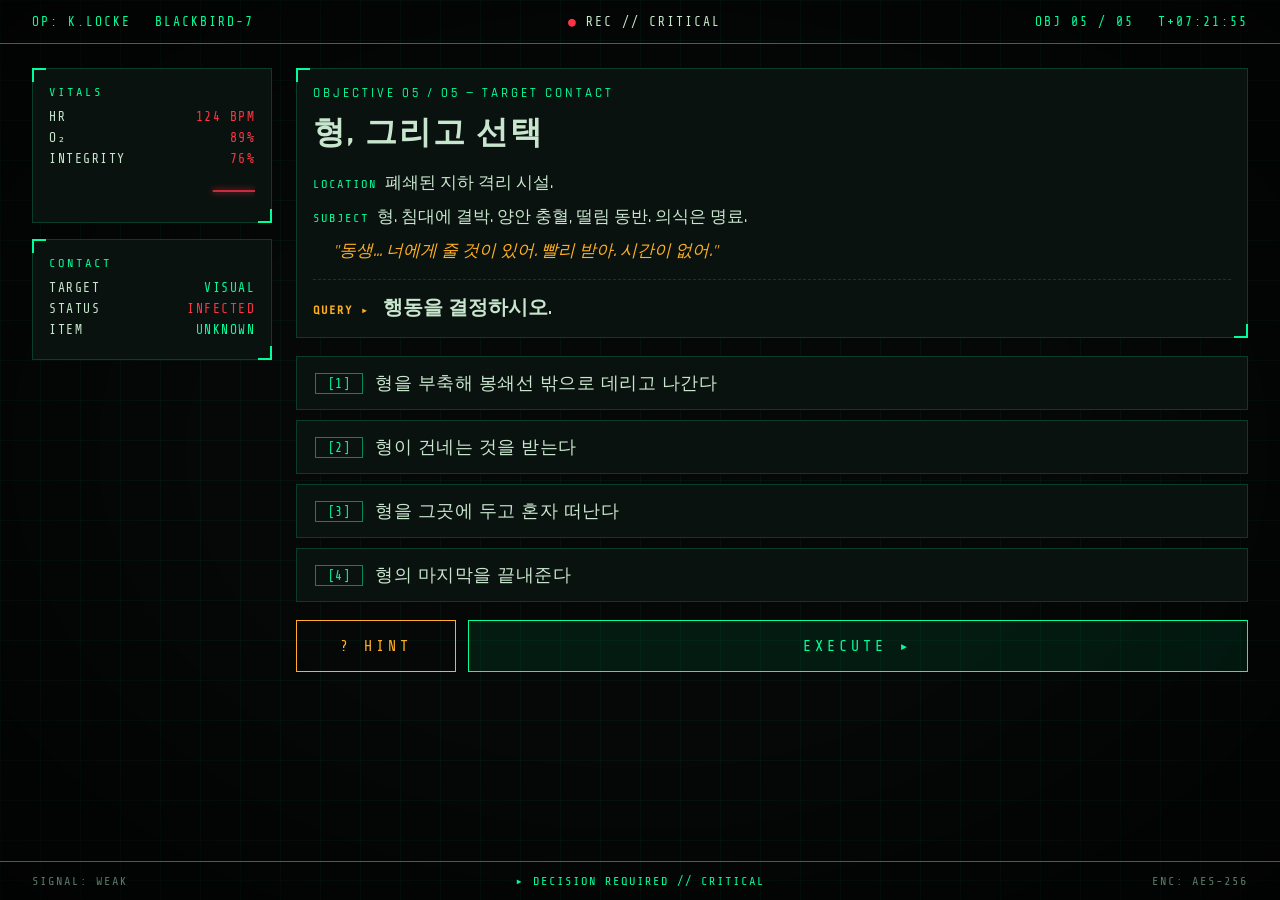
<file: q5.html>
<!DOCTYPE html>
<html lang="ko">
<head>
  <meta charset="UTF-8" />
  <title>OBJ 05 // LOCKDOWN CITY</title>
  <link rel="stylesheet" href="style.css" />
</head>
<body>
  <div class="hud">
    <div class="hud-top">
      <div class="left">
        <span>OP: K.LOCKE</span>
        <span>BLACKBIRD-7</span>
      </div>
      <div class="center recording">REC // CRITICAL</div>
      <div class="right">
        <span>OBJ 05 / 05</span>
        <span>T+07:21:55</span>
      </div>
    </div>

    <div class="hud-body">
      <aside class="sidebar">
        <div class="panel">
          <div class="panel-title">VITALS</div>
          <div class="vital crit"><span>HR</span><span class="v">124 BPM</span></div>
          <div class="vital crit"><span>O₂</span><span class="v">89%</span></div>
          <div class="vital crit"><span>INTEGRITY</span><span class="v">76%</span></div>
          <svg class="ecg" viewBox="0 0 200 30" preserveAspectRatio="none">
            <path class="ecg-line crit" d="M0,15 L40,15 L48,0 L56,30 L64,15 L200,15" />
          </svg>
        </div>
        <div class="panel">
          <div class="panel-title">CONTACT</div>
          <div class="vital"><span>TARGET</span><span class="v">VISUAL</span></div>
          <div class="vital"><span>STATUS</span><span class="v" style="color: var(--crit);">INFECTED</span></div>
          <div class="vital"><span>ITEM</span><span class="v">UNKNOWN</span></div>
        </div>
      </aside>

      <main class="main">
        <div class="panel objective">
          <div class="panel-title">OBJECTIVE 05 / 05 — TARGET CONTACT</div>
          <h1>형, 그리고 선택</h1>
          <div class="intel">
            <p><span class="label">LOCATION</span>폐쇄된 지하 격리 시설.</p>
            <p><span class="label">SUBJECT</span>형. 침대에 결박. 양안 충혈, 떨림 동반. 의식은 명료.</p>
            <p style="color: var(--warn); font-style: italic; margin-left: 20px;">"동생... 너에게 줄 것이 있어. 빨리 받아. 시간이 없어."</p>
          </div>
          <div class="query">
            <span class="label">QUERY ▸</span> 행동을 결정하시오.
          </div>
        </div>

        <ul class="choices">
          <li><button class="choice" data-i="0"><span class="key">[1]</span> 형을 부축해 봉쇄선 밖으로 데리고 나간다</button></li>
          <li><button class="choice" data-i="1"><span class="key">[2]</span> 형이 건네는 것을 받는다</button></li>
          <li><button class="choice" data-i="2"><span class="key">[3]</span> 형을 그곳에 두고 혼자 떠난다</button></li>
          <li><button class="choice" data-i="3"><span class="key">[4]</span> 형의 마지막을 끝내준다</button></li>
        </ul>

        <div class="actions">
          <a href="hint5.html" class="btn-hint">? HINT</a>
          <button class="btn" id="submit">EXECUTE ▸</button>
        </div>

        <div class="feedback" id="feedback"></div>
      </main>
    </div>

    <div class="hud-bottom">
      <span>SIGNAL: WEAK</span>
      <span class="comms">▸ DECISION REQUIRED // CRITICAL</span>
      <span>ENC: AES-256</span>
    </div>
  </div>

  <script>
    const correct = 1;
    let selected = null;
    function select(i) {
      document.querySelectorAll('.choice').forEach(c => c.classList.remove('selected'));
      const t = document.querySelector(`.choice[data-i="${i}"]`);
      if (t) { t.classList.add('selected'); selected = i; }
    }
    document.querySelectorAll('.choice').forEach(el => {
      el.addEventListener('click', () => select(parseInt(el.dataset.i, 10)));
    });
    document.addEventListener('keydown', e => {
      if (['1','2','3','4'].includes(e.key)) select(parseInt(e.key, 10) - 1);
      if (e.key === 'Enter') document.getElementById('submit').click();
    });
    document.getElementById('submit').addEventListener('click', () => {
      const fb = document.getElementById('feedback');
      if (selected === correct) {
        fb.textContent = '▸ MISSION COMPLETE // EXFIL';
        fb.className = 'feedback success';
        document.body.classList.add('ok');
        setTimeout(() => location.href = 'end.html', 1100);
      } else {
        fb.textContent = '✕ NEGATIVE // 그건 형이 원한 게 아니다';
        fb.className = 'feedback error';
        document.body.classList.add('alert');
        const m = document.querySelector('.main');
        m.classList.add('shake');
        setTimeout(() => { m.classList.remove('shake'); document.body.classList.remove('alert'); }, 500);
      }
    });
  </script>
  <script src="child-bridge.js"></script>
</body>
</html>
</file>
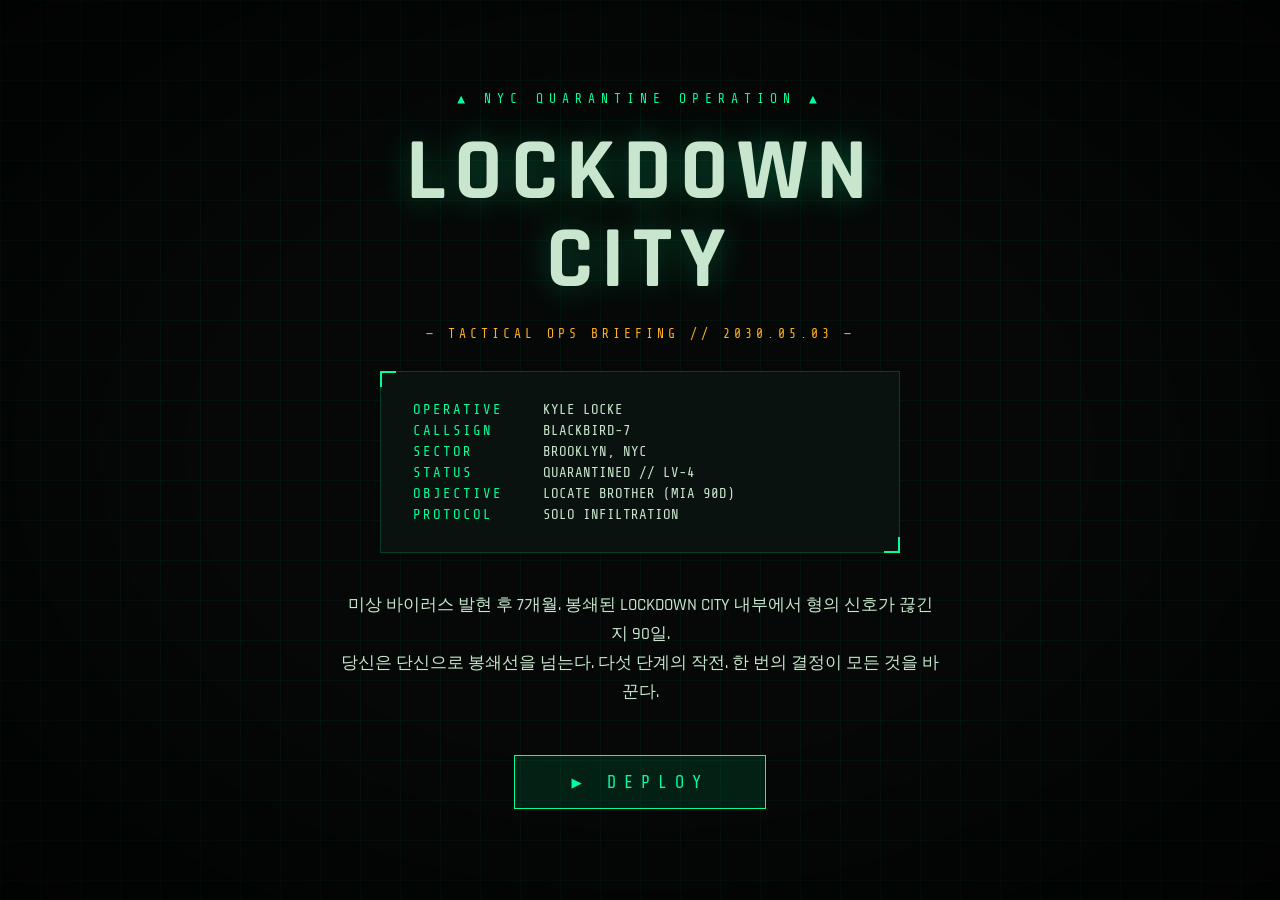
<file: start.html>
<!DOCTYPE html>
<html lang="ko">
<head>
  <meta charset="UTF-8" />
  <title>LOCKDOWN CITY // OPS-HUD</title>
  <link rel="stylesheet" href="style.css" />
</head>
<body>
  <div class="screen">
    <div class="brand">▲ NYC QUARANTINE OPERATION ▲</div>
    <h1 class="title-big">LOCKDOWN<br/>CITY</h1>
    <div class="subtitle">— TACTICAL OPS BRIEFING // 2030.05.03 —</div>

    <div class="briefing">
      <div class="row"><span class="k">OPERATIVE</span><span class="v">KYLE LOCKE</span></div>
      <div class="row"><span class="k">CALLSIGN</span><span class="v">BLACKBIRD-7</span></div>
      <div class="row"><span class="k">SECTOR</span><span class="v">BROOKLYN, NYC</span></div>
      <div class="row"><span class="k">STATUS</span><span class="v">QUARANTINED // LV-4</span></div>
      <div class="row"><span class="k">OBJECTIVE</span><span class="v">LOCATE BROTHER (MIA 90D)</span></div>
      <div class="row"><span class="k">PROTOCOL</span><span class="v">SOLO INFILTRATION</span></div>
    </div>

    <p style="margin-top: 24px;">
      미상 바이러스 발현 후 7개월. 봉쇄된 LOCKDOWN CITY 내부에서 형의 신호가 끊긴 지 90일.<br/>
      당신은 단신으로 봉쇄선을 넘는다. 다섯 단계의 작전. 한 번의 결정이 모든 것을 바꾼다.
    </p>

    <a href="q1.html" class="start-btn">▶ DEPLOY</a>
  </div>
  <script src="child-bridge.js"></script>
</body>
</html>
</file>
<file: style.css>
@import url('https://fonts.googleapis.com/css2?family=Rajdhani:wght@400;500;600;700&family=Share+Tech+Mono&display=swap');

:root {
  --bg: #050807;
  --bg-2: #0a1210;
  --bg-3: #0f1a16;
  --hud: #00ff9c;
  --hud-dim: rgba(0, 255, 156, 0.5);
  --hud-faint: rgba(0, 255, 156, 0.18);
  --text: #c8e6cd;
  --text-dim: #5a7a68;
  --warn: #ffb020;
  --crit: #ff3344;
}

* { box-sizing: border-box; margin: 0; padding: 0; }

html, body {
  min-height: 100vh;
  background: var(--bg);
  color: var(--text);
  font-family: 'Rajdhani', sans-serif;
  font-weight: 500;
  overflow-x: hidden;
}

body::before {
  content: '';
  position: fixed; inset: 0;
  background-image:
    linear-gradient(rgba(0,255,156,0.04) 1px, transparent 1px),
    linear-gradient(90deg, rgba(0,255,156,0.04) 1px, transparent 1px);
  background-size: 40px 40px;
  pointer-events: none;
  z-index: 1;
}

body::after {
  content: '';
  position: fixed; inset: 0;
  background: radial-gradient(ellipse at center, transparent 50%, rgba(0,0,0,0.65) 100%);
  pointer-events: none;
  z-index: 1;
}

.hud {
  display: grid;
  grid-template-rows: auto 1fr auto;
  min-height: 100vh;
  position: relative;
  z-index: 2;
}

.hud-top {
  display: flex;
  justify-content: space-between;
  align-items: center;
  padding: 14px 32px;
  border-bottom: 1px solid var(--hud-dim);
  font-family: 'Share Tech Mono', monospace;
  font-size: 13px;
  letter-spacing: 2px;
  text-transform: uppercase;
  color: var(--hud);
}
.hud-top .left, .hud-top .right { display: flex; gap: 24px; }
.hud-top .center { color: var(--text); }

.recording::before {
  content: '●';
  color: var(--crit);
  margin-right: 8px;
  animation: pulse 1.2s infinite;
}
@keyframes pulse {
  0%, 100% { opacity: 1; }
  50% { opacity: 0.3; }
}

.hud-body {
  display: grid;
  grid-template-columns: 240px 1fr;
  gap: 24px;
  padding: 24px 32px;
}

.sidebar {
  display: flex; flex-direction: column;
  gap: 16px;
  font-family: 'Share Tech Mono', monospace;
  font-size: 13px;
  text-transform: uppercase;
  letter-spacing: 1.5px;
  color: var(--text-dim);
}

.panel {
  background: var(--bg-2);
  border: 1px solid var(--hud-faint);
  padding: 16px;
  position: relative;
}
.panel::before, .panel::after {
  content: '';
  position: absolute;
  width: 12px; height: 12px;
  border-color: var(--hud);
  border-style: solid;
  border-width: 0;
}
.panel::before { top: -1px; left: -1px; border-top-width: 2px; border-left-width: 2px; }
.panel::after { bottom: -1px; right: -1px; border-bottom-width: 2px; border-right-width: 2px; }

.panel-title {
  font-size: 12px;
  letter-spacing: 3px;
  color: var(--hud);
  margin-bottom: 10px;
}

.vital {
  display: flex; justify-content: space-between;
  margin: 6px 0;
  color: var(--text);
}
.vital .v { color: var(--hud); }
.vital.warn .v { color: var(--warn); }
.vital.crit .v { color: var(--crit); }

.ecg {
  height: 30px;
  width: 100%;
  margin-top: 10px;
  display: block;
}
.ecg-line {
  stroke: var(--hud);
  fill: none;
  stroke-width: 1.5;
  stroke-dasharray: 200;
  stroke-dashoffset: 200;
  animation: ecg-draw 1.4s linear infinite;
  filter: drop-shadow(0 0 3px var(--hud));
}
.ecg-line.warn { stroke: var(--warn); filter: drop-shadow(0 0 3px var(--warn)); animation-duration: 1s; }
.ecg-line.crit { stroke: var(--crit); filter: drop-shadow(0 0 3px var(--crit)); animation-duration: 0.6s; }
@keyframes ecg-draw {
  0% { stroke-dashoffset: 200; }
  100% { stroke-dashoffset: -200; }
}

.main {
  display: flex; flex-direction: column;
  gap: 18px;
  min-width: 0;
}

.objective .panel-title { font-size: 13px; }
.objective h1 {
  font-family: 'Rajdhani', sans-serif;
  font-weight: 700;
  font-size: 32px;
  letter-spacing: 2px;
  color: var(--text);
  margin: 6px 0 14px;
  text-transform: uppercase;
}
.intel {
  margin-top: 8px;
  font-size: 17px;
  line-height: 1.65;
  color: var(--text);
}
.intel .label {
  color: var(--hud);
  font-family: 'Share Tech Mono', monospace;
  font-size: 12px;
  letter-spacing: 2px;
  display: inline-block;
  margin-right: 8px;
}
.intel p { margin: 6px 0; }

.query {
  margin-top: 14px;
  padding-top: 14px;
  border-top: 1px dashed var(--hud-faint);
  font-size: 20px;
  font-weight: 600;
  color: var(--text);
}
.query .label {
  color: var(--warn);
  font-family: 'Share Tech Mono', monospace;
  font-size: 12px;
  letter-spacing: 2px;
  margin-right: 8px;
}

.choices {
  list-style: none;
  display: grid; gap: 10px;
}
.choice {
  display: grid;
  grid-template-columns: 48px 1fr;
  align-items: center;
  gap: 12px;
  padding: 14px 18px;
  background: var(--bg-2);
  border: 1px solid var(--hud-faint);
  color: var(--text);
  font-family: 'Rajdhani', sans-serif;
  font-size: 18px;
  font-weight: 500;
  cursor: pointer;
  text-align: left;
  width: 100%;
  transition: all 0.15s;
  letter-spacing: 0.5px;
}
.choice .key {
  font-family: 'Share Tech Mono', monospace;
  color: var(--hud);
  font-size: 13px;
  border: 1px solid var(--hud-dim);
  padding: 2px 0;
  text-align: center;
}
.choice:hover {
  border-color: var(--hud);
  background: rgba(0, 255, 156, 0.08);
}
.choice.selected {
  border-color: var(--hud);
  background: rgba(0, 255, 156, 0.15);
  box-shadow: 0 0 0 1px var(--hud), inset 0 0 24px rgba(0,255,156,0.1);
}
.choice.selected .key {
  background: var(--hud);
  color: var(--bg);
}

input[type="text"] {
  width: 100%;
  padding: 18px 20px;
  font-family: 'Share Tech Mono', monospace;
  font-size: 24px;
  background: var(--bg-2);
  border: 1px solid var(--hud-faint);
  border-left: 3px solid var(--hud);
  color: var(--hud);
  letter-spacing: 4px;
}
input[type="text"]:focus {
  outline: none;
  background: var(--bg-3);
  border-color: var(--hud);
  border-left-color: var(--hud);
  box-shadow: 0 0 0 1px var(--hud), inset 0 0 24px rgba(0,255,156,0.08);
}

.actions {
  display: flex; gap: 12px;
}

.btn {
  flex: 1;
  padding: 16px;
  font-family: 'Share Tech Mono', monospace;
  font-size: 15px;
  letter-spacing: 4px;
  background: rgba(0,255,156,0.08);
  color: var(--hud);
  border: 1px solid var(--hud);
  cursor: pointer;
  text-transform: uppercase;
  transition: all 0.15s;
}
.btn:hover {
  background: var(--hud);
  color: var(--bg);
  box-shadow: 0 0 24px rgba(0,255,156,0.5);
}
.btn:active { transform: translateY(1px); }

.feedback {
  font-family: 'Share Tech Mono', monospace;
  font-size: 15px;
  letter-spacing: 3px;
  padding: 12px 16px;
  text-transform: uppercase;
  border: 1px solid transparent;
  min-height: 44px;
}
.feedback.success {
  color: var(--hud);
  border-color: var(--hud);
  background: rgba(0,255,156,0.08);
}
.feedback.error {
  color: var(--crit);
  border-color: var(--crit);
  background: rgba(255,51,68,0.08);
}

.hud-bottom {
  border-top: 1px solid var(--hud-dim);
  padding: 12px 32px;
  font-family: 'Share Tech Mono', monospace;
  font-size: 12px;
  letter-spacing: 2px;
  color: var(--text-dim);
  text-transform: uppercase;
  display: flex;
  justify-content: space-between;
  gap: 24px;
}
.hud-bottom .comms { color: var(--hud); }

@keyframes alert-flash {
  0% { background-color: rgba(255,51,68,0); }
  20% { background-color: rgba(255,51,68,0.12); }
  100% { background-color: rgba(255,51,68,0); }
}
body.alert { animation: alert-flash 0.5s; }
@keyframes ok-flash {
  0% { background-color: rgba(0,255,156,0); }
  20% { background-color: rgba(0,255,156,0.08); }
  100% { background-color: rgba(0,255,156,0); }
}
body.ok { animation: ok-flash 0.7s; }

@keyframes shake-x {
  0%, 100% { transform: translateX(0); }
  25% { transform: translateX(-6px); }
  75% { transform: translateX(6px); }
}
.shake { animation: shake-x 0.3s; }

/* Intro / Outro */
.screen {
  display: flex;
  flex-direction: column;
  justify-content: center;
  align-items: center;
  min-height: 100vh;
  padding: 60px 24px;
  text-align: center;
  position: relative;
  z-index: 2;
  gap: 14px;
}
.screen .brand {
  font-family: 'Share Tech Mono', monospace;
  color: var(--hud);
  letter-spacing: 6px;
  font-size: 13px;
}
.screen .title-big {
  font-family: 'Rajdhani', sans-serif;
  font-weight: 700;
  font-size: 88px;
  letter-spacing: 8px;
  color: var(--text);
  text-transform: uppercase;
  text-shadow: 0 0 32px rgba(0,255,156,0.3);
  line-height: 1;
  margin: 8px 0;
}
.screen .subtitle {
  color: var(--warn);
  letter-spacing: 4px;
  font-family: 'Share Tech Mono', monospace;
  font-size: 13px;
}
.screen p {
  max-width: 600px;
  font-size: 17px;
  line-height: 1.7;
  color: var(--text);
  margin: 6px 0;
}
.briefing {
  background: var(--bg-2);
  border: 1px solid var(--hud-faint);
  padding: 24px 32px;
  margin-top: 16px;
  text-align: left;
  max-width: 520px;
  width: 100%;
  position: relative;
}
.briefing::before, .briefing::after {
  content: '';
  position: absolute;
  width: 14px; height: 14px;
  border-color: var(--hud);
  border-style: solid;
  border-width: 0;
}
.briefing::before { top: -1px; left: -1px; border-top-width: 2px; border-left-width: 2px; }
.briefing::after { bottom: -1px; right: -1px; border-bottom-width: 2px; border-right-width: 2px; }
.briefing .row { display: flex; margin: 6px 0; font-family: 'Share Tech Mono', monospace; font-size: 14px; }
.briefing .k { color: var(--hud); width: 130px; letter-spacing: 2px; }
.briefing .v { color: var(--text); }

.start-btn {
  display: inline-block;
  margin-top: 28px;
  padding: 16px 56px;
  font-family: 'Share Tech Mono', monospace;
  font-size: 17px;
  letter-spacing: 8px;
  background: rgba(0,255,156,0.1);
  color: var(--hud);
  border: 1px solid var(--hud);
  text-decoration: none;
  text-transform: uppercase;
  transition: all 0.2s;
}
.start-btn:hover {
  background: var(--hud);
  color: var(--bg);
  box-shadow: 0 0 36px rgba(0,255,156,0.55);
}

.stamp {
  font-family: 'Share Tech Mono', monospace;
  color: var(--hud);
  letter-spacing: 6px;
  font-size: 13px;
  border: 1px solid var(--hud);
  padding: 8px 24px;
  margin: 16px 0;
}

/* Hint button (secondary action, amber) */
.btn-hint {
  flex: 0 0 160px;
  background: transparent;
  color: var(--warn);
  border: 1px solid var(--warn);
  text-decoration: none;
  display: inline-flex;
  align-items: center;
  justify-content: center;
  padding: 16px;
  font-family: 'Share Tech Mono', monospace;
  font-size: 15px;
  letter-spacing: 4px;
  text-transform: uppercase;
  cursor: pointer;
  transition: all 0.15s;
}
.btn-hint:hover {
  background: var(--warn);
  color: var(--bg);
  box-shadow: 0 0 24px rgba(255,176,32,0.5);
}

/* Hint page accents — amber instead of green */
.panel-hint {
  border-color: rgba(255,176,32,0.35);
}
.panel-hint::before, .panel-hint::after {
  border-color: var(--warn);
}
.panel-hint .panel-title {
  color: var(--warn);
}
.intel .label.warn {
  color: var(--warn);
}
.btn-back {
  flex: 1;
  padding: 16px;
  font-family: 'Share Tech Mono', monospace;
  font-size: 15px;
  letter-spacing: 4px;
  background: rgba(0,255,156,0.08);
  color: var(--hud);
  border: 1px solid var(--hud);
  text-decoration: none;
  text-align: center;
  text-transform: uppercase;
  transition: all 0.15s;
  display: inline-flex;
  align-items: center;
  justify-content: center;
}
.btn-back:hover {
  background: var(--hud);
  color: var(--bg);
  box-shadow: 0 0 24px rgba(0,255,156,0.5);
}

@media (max-width: 720px) {
  .hud-body { grid-template-columns: 1fr; padding: 16px; }
  .hud-top { padding: 10px 16px; font-size: 11px; gap: 8px; flex-wrap: wrap; }
  .hud-top .left, .hud-top .right { gap: 12px; }
  .hud-bottom { padding: 10px 16px; font-size: 10px; flex-direction: column; gap: 6px; text-align: center; }
  .objective h1 { font-size: 24px; }
  .intel { font-size: 15px; }
  .query { font-size: 16px; }
  .choice { font-size: 15px; padding: 12px 14px; }
  .screen .title-big { font-size: 52px; letter-spacing: 4px; }
  .actions { flex-direction: column; }
  .btn-hint { flex: 1 0 auto; }
}
</file>
